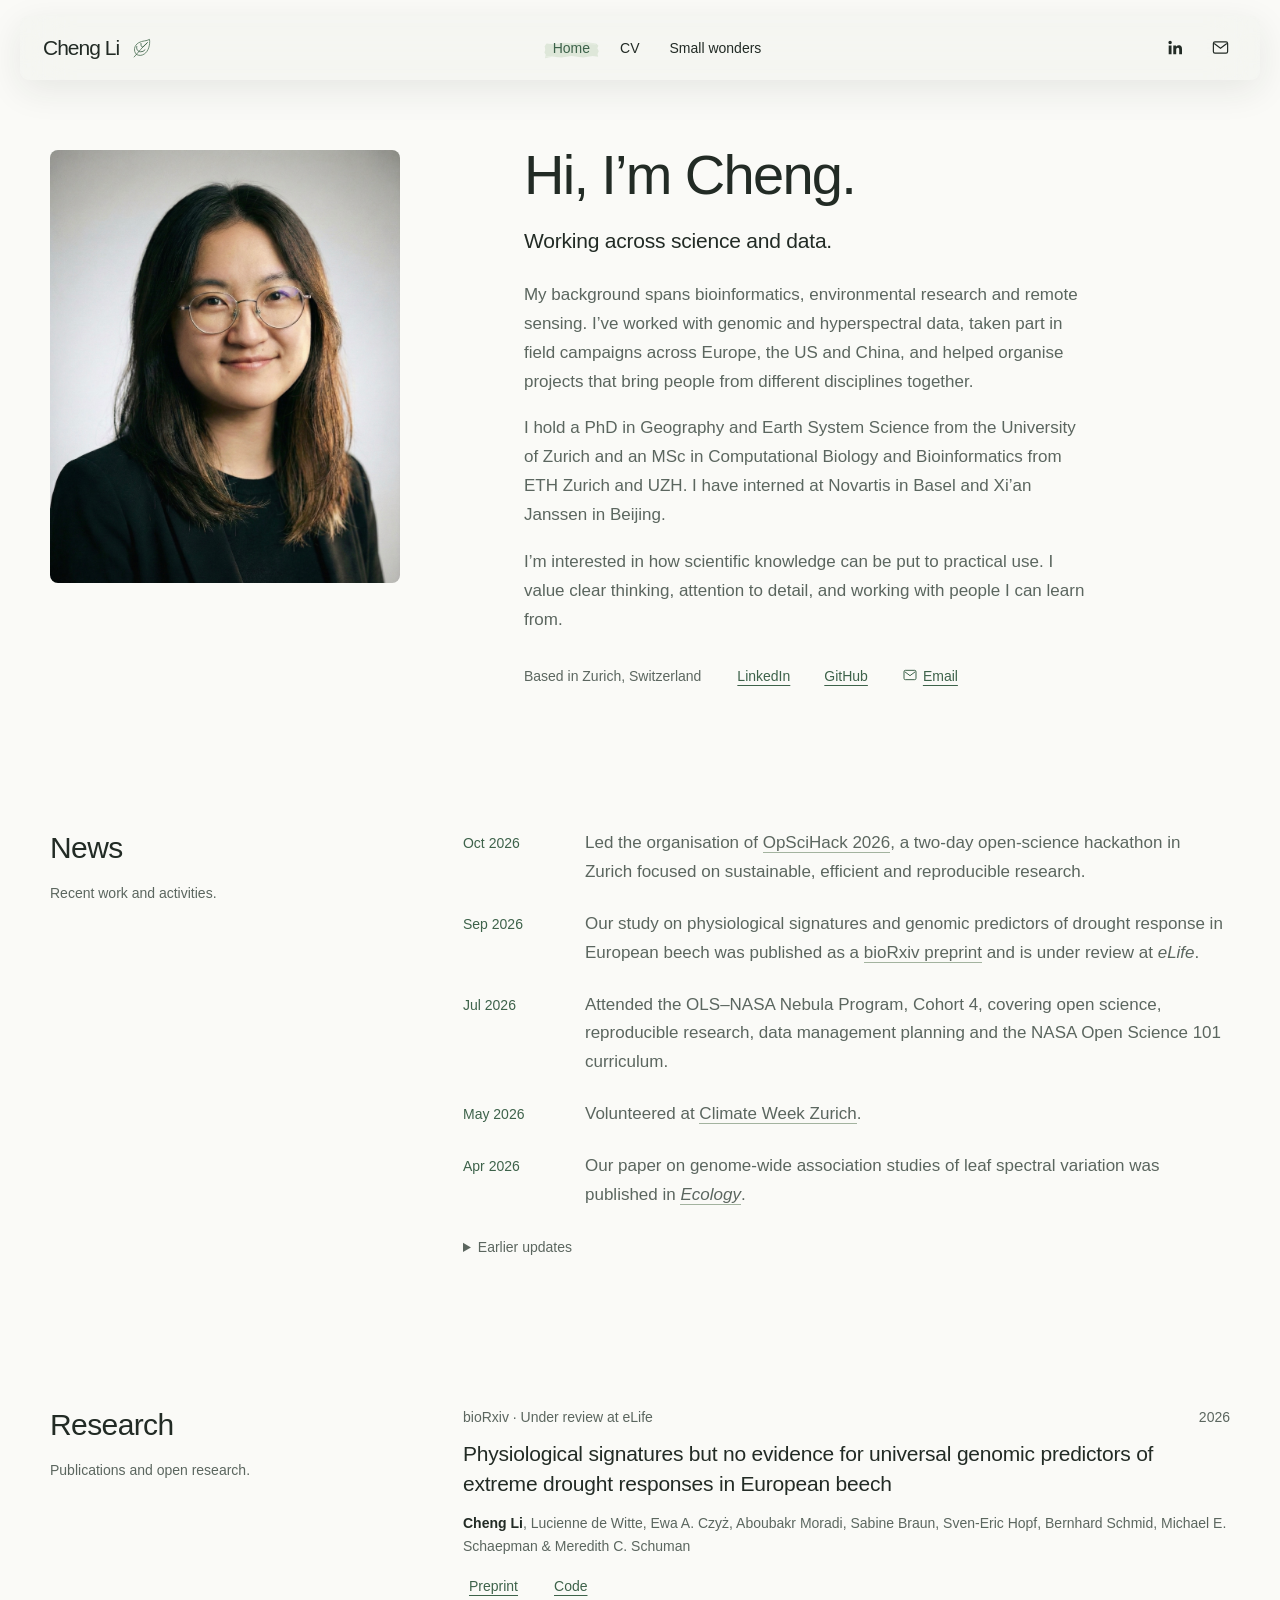
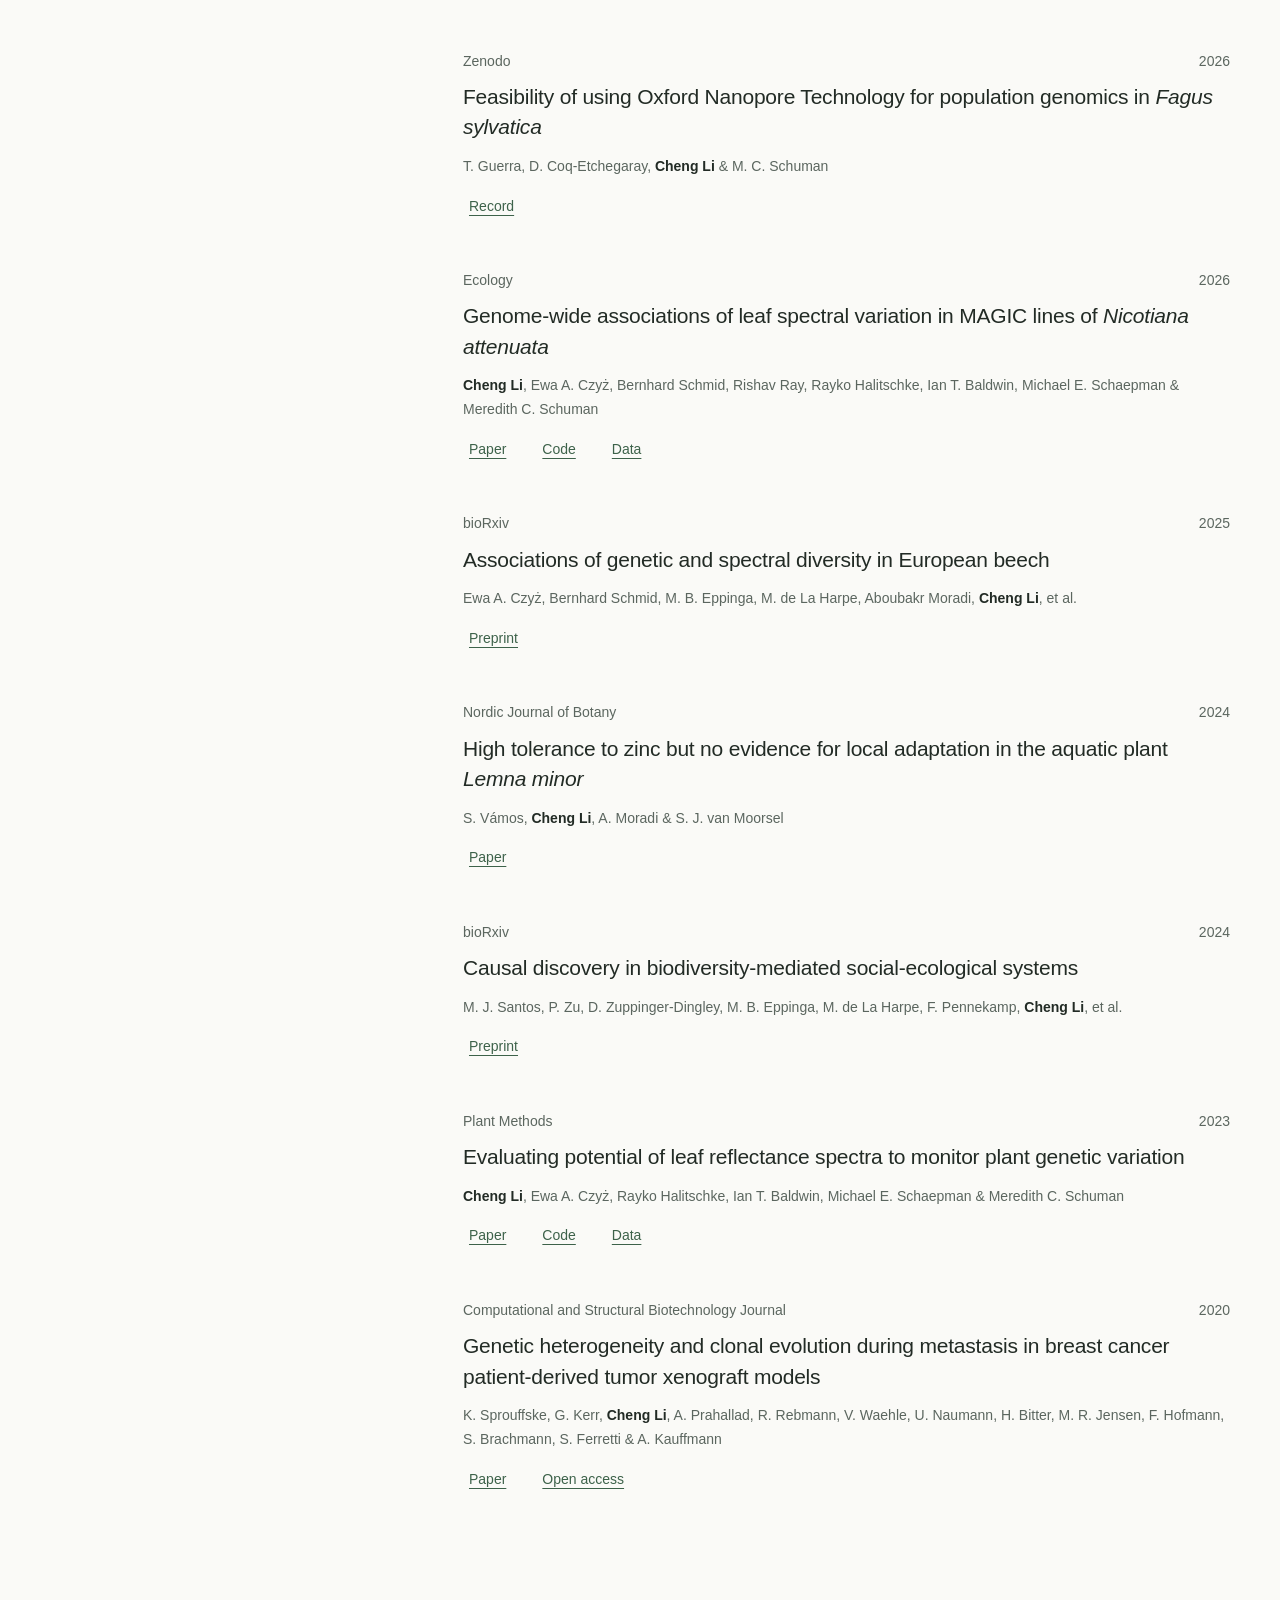
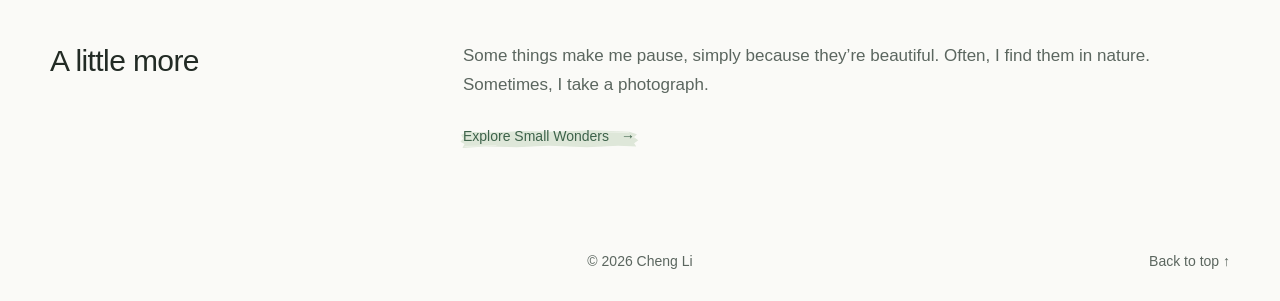
<file: index.html>
<!doctype html>
<html lang="en">
<head>
  <meta charset="utf-8">
  <meta name="viewport" content="width=device-width, initial-scale=1">
  <meta name="description" content="Cheng Li — interdisciplinary data professional in Zurich, bringing together ideas and experience across fields to turn complex challenges into practical value.">
  <meta name="theme-color" content="#fafaf7">
  <title>Cheng Li — Data & Interdisciplinary Work</title>
  <link rel="icon" href="assets/favicon.svg?v=cl1" type="image/svg+xml">
  <link rel="stylesheet" href="styles.css?v=10">
  <link rel="stylesheet" href="typography.css?v=24">
  <script src="script.js?v=3" defer></script>
</head>
<body>
  <a class="skip" href="#main">Skip to content</a>
  <header class="site-header">
    <a class="wordmark" href="#" aria-label="Cheng Li, home">Cheng Li<span class="brand-leaf" aria-hidden="true"></span></a>
    <nav aria-label="Main navigation"><a href="#main" aria-current="page">Home</a><a href="cv.html">CV</a><a href="small-wonders.html">Small wonders</a></nav>
    <div class="header-icons"><a href="https://www.linkedin.com/in/chengli-naturedata" class="header-icon" aria-label="Cheng Li on LinkedIn" target="_blank" rel="noopener noreferrer"><svg viewBox="0 0 24 24" aria-hidden="true"><path fill="currentColor" stroke="none" d="M5.2 3.5a2.2 2.2 0 1 0 0 4.4 2.2 2.2 0 0 0 0-4.4ZM3.4 9.5H7v11H3.4zM9.2 9.5h3.4V11h.05c.47-.89 1.62-1.83 3.34-1.83 3.57 0 4.23 2.35 4.23 5.4v5.93h-3.55v-5.26c0-1.26-.02-2.88-1.76-2.88-1.76 0-2.03 1.37-2.03 2.79v5.35H9.2z"/></svg></a><a href="mailto:licheng1221@hotmail.com" class="email-icon" aria-label="Email Cheng Li"><svg viewBox="0 0 24 24" aria-hidden="true"><rect x="3" y="5" width="18" height="14" rx="2"/><path d="m4 7 8 6 8-6"/></svg></a></div>
  </header>
  <main id="main" class="wrap">
    <section class="hero" aria-labelledby="hero-title">
      <div class="hero-intro"><h1 id="hero-title">Hi, I’m Cheng.</h1><p class="professional-title">Working across science and data.</p><p class="bio">My background spans bioinformatics, environmental research and remote sensing. I’ve worked with genomic and hyperspectral data, taken part in field campaigns across Europe, the US and China, and helped organise projects that bring people from different disciplines together.</p><p class="bio">I hold a PhD in Geography and Earth System Science from the University of Zurich and an MSc in Computational Biology and Bioinformatics from ETH Zurich and UZH. I have interned at Novartis in Basel and Xi’an Janssen in Beijing.</p><p class="bio">I’m interested in how scientific knowledge can be put to practical use. I value clear thinking, attention to detail, and working with people I can learn from.</p></div>
      <figure class="portrait"><img src="assets/cheng-li.jpg" alt="Portrait of Cheng Li" width="1792" height="2217"></figure>
      <div class="hero-bottom"><p class="location">Based in Zurich, Switzerland</p><div class="socials"><a href="https://www.linkedin.com/in/chengli-naturedata" target="_blank" rel="noopener noreferrer">LinkedIn</a><a href="https://github.com/licheng1221" target="_blank" rel="noopener noreferrer">GitHub</a><a href="mailto:licheng1221@hotmail.com" aria-label="Email Cheng Li"><svg viewBox="0 0 24 24" aria-hidden="true"><rect x="3" y="5" width="18" height="14" rx="2"/><path d="m4 7 8 6 8-6"/></svg><span>Email</span></a></div></div>
    </section>

    <section id="news" class="section news" aria-labelledby="news-title"><div class="section-label"><h2 id="news-title">News</h2><p>Recent work and activities.</p></div><div class="section-content"><ol class="news-list">
      <li><time datetime="2026-10">Oct 2026</time><p>Led the organisation of <a href="https://www.openinnovationlifesciences.com/opscihack" target="_blank" rel="noopener noreferrer">OpSciHack 2026</a>, a two-day open-science hackathon in Zurich focused on sustainable, efficient and reproducible research.</p></li>
      <li><time datetime="2026-09">Sep 2026</time><p>Our study on physiological signatures and genomic predictors of drought response in European beech was published as a <a href="https://doi.org/10.64898/2026.09.20.752377" target="_blank" rel="noopener noreferrer">bioRxiv preprint</a> and is under review at <em>eLife</em>.</p></li>
      <li><time datetime="2026-07-09">Jul 2026</time><p>Attended the OLS–NASA Nebula Program, Cohort 4, covering open science, reproducible research, data management planning and the NASA Open Science 101 curriculum.</p></li>
      <li><time datetime="2026-05">May 2026</time><p>Volunteered at <a href="https://zurich-climate-week-fafd55.webflow.io/" target="_blank" rel="noopener noreferrer">Climate Week Zurich</a>.</p></li>
      <li><time datetime="2026-04">Apr 2026</time><p>Our paper on genome-wide association studies of leaf spectral variation was published in <a href="https://doi.org/10.1002/ecy.70366" target="_blank" rel="noopener noreferrer"><em>Ecology</em></a>.</p></li>
    </ol><details class="older-news"><summary>Earlier updates</summary><ol class="news-list">
      <li><time datetime="2026-01">Jan 2026</time><p>Joined the board of <a href="https://www.ls2.ch/sections/bioinformatics" target="_blank" rel="noopener noreferrer">Intersection Bioinformatics</a> at Life Sciences Switzerland.</p></li>
      <li><time datetime="2025-06">Jun 2025</time><p>Attended the 8th <a href="https://www.sciencefilm.ch/filmmaking-marathon" target="_blank" rel="noopener noreferrer">Science Filmmaking Marathon</a>. Our short film <em>NOISE</em> won the Audience Award at the 7th Global Science Film Festival’s Bern screening.</p></li>
      <li><time datetime="2024-06">Jun 2024</time><p>Gave an oral presentation on “Association study of genetic variation and spectroscopic imaging variants” at the World Biodiversity Forum in Davos, Switzerland.</p></li>
      <li><time datetime="2023-10">Oct 2023</time><p>Our study, “Evaluating potential of leaf reflectance spectra to monitor plant genetic variation,” was published in <a href="https://doi.org/10.1186/s13007-023-01089-9" target="_blank" rel="noopener noreferrer"><em>Plant Methods</em></a>.</p></li>
      <li><time datetime="2023-08">Aug 2023</time><p>Gave an oral presentation on “Association study of genetic variation and spectroscopic imaging variants” at the Ecological Society of America Annual Meeting in Portland, USA.</p></li>
      <li><time datetime="2022-08">Aug 2022</time><p>Gave an oral presentation on “Genetic associations with drought and its spectral signatures in beech forests” at ForestSAT in Berlin, Germany.</p></li>
    </ol></details></div></section>

    <section id="research" class="section research-section" aria-labelledby="research-title"><div class="section-label"><h2 id="research-title">Research</h2><p>Publications and open research.</p></div><div class="section-content publication-list">
      <article class="publication"><div class="publication-meta"><span>bioRxiv · Under review at eLife</span><span>2026</span></div><h3><a href="https://doi.org/10.64898/2026.09.20.752377" target="_blank" rel="noopener noreferrer">Physiological signatures but no evidence for universal genomic predictors of extreme drought responses in European beech</a></h3><p class="authors"><strong>Cheng Li</strong>, Lucienne de Witte, Ewa A. Czyż, Aboubakr Moradi, Sabine Braun, Sven-Eric Hopf, Bernhard Schmid, Michael E. Schaepman & Meredith C. Schuman</p><div class="paper-links"><a href="https://doi.org/10.64898/2026.09.20.752377" target="_blank" rel="noopener noreferrer">Preprint</a><a href="https://github.com/licheng1221/Drought-susceptibility-in-European-beech-forests" target="_blank" rel="noopener noreferrer">Code</a></div></article>
      <article class="publication"><div class="publication-meta"><span>Zenodo</span><span>2026</span></div><h3><a href="https://doi.org/10.5281/zenodo.20444801" target="_blank" rel="noopener noreferrer">Feasibility of using Oxford Nanopore Technology for population genomics in <em>Fagus sylvatica</em></a></h3><p class="authors">T. Guerra, D. Coq-Etchegaray, <strong>Cheng Li</strong> & M. C. Schuman</p><div class="paper-links"><a href="https://doi.org/10.5281/zenodo.20444801" target="_blank" rel="noopener noreferrer">Record</a></div></article>
      <article class="publication"><div class="publication-meta"><span>Ecology</span><span>2026</span></div><h3><a href="https://doi.org/10.1002/ecy.70366" target="_blank" rel="noopener noreferrer">Genome-wide associations of leaf spectral variation in MAGIC lines of <em>Nicotiana attenuata</em></a></h3><p class="authors"><strong>Cheng Li</strong>, Ewa A. Czyż, Bernhard Schmid, Rishav Ray, Rayko Halitschke, Ian T. Baldwin, Michael E. Schaepman & Meredith C. Schuman</p><div class="paper-links"><a href="https://doi.org/10.1002/ecy.70366" target="_blank" rel="noopener noreferrer">Paper</a><a href="https://github.com/licheng1221/Genome-wide-associations-of-leaf-spectral-variation-in-MAGIC-lines-of-Nicotiana-attenuata" target="_blank" rel="noopener noreferrer">Code</a><a href="https://zenodo.org/records/10700859" target="_blank" rel="noopener noreferrer">Data</a></div></article>
      <article class="publication"><div class="publication-meta"><span>bioRxiv</span><span>2025</span></div><h3><a href="https://doi.org/10.1101/2023.08.16.553487" target="_blank" rel="noopener noreferrer">Associations of genetic and spectral diversity in European beech</a></h3><p class="authors">Ewa A. Czyż, Bernhard Schmid, M. B. Eppinga, M. de La Harpe, Aboubakr Moradi, <strong>Cheng Li</strong>, et al.</p><div class="paper-links"><a href="https://doi.org/10.1101/2023.08.16.553487" target="_blank" rel="noopener noreferrer">Preprint</a></div></article>
      <article class="publication"><div class="publication-meta"><span>Nordic Journal of Botany</span><span>2024</span></div><h3><a href="https://doi.org/10.1111/njb.04078" target="_blank" rel="noopener noreferrer">High tolerance to zinc but no evidence for local adaptation in the aquatic plant <em>Lemna minor</em></a></h3><p class="authors">S. Vámos, <strong>Cheng Li</strong>, A. Moradi & S. J. van Moorsel</p><div class="paper-links"><a href="https://doi.org/10.1111/njb.04078" target="_blank" rel="noopener noreferrer">Paper</a></div></article>
      <article class="publication"><div class="publication-meta"><span>bioRxiv</span><span>2024</span></div><h3><a href="https://doi.org/10.1101/2024.05.26.595962" target="_blank" rel="noopener noreferrer">Causal discovery in biodiversity-mediated social-ecological systems</a></h3><p class="authors">M. J. Santos, P. Zu, D. Zuppinger-Dingley, M. B. Eppinga, M. de La Harpe, F. Pennekamp, <strong>Cheng Li</strong>, et al.</p><div class="paper-links"><a href="https://doi.org/10.1101/2024.05.26.595962" target="_blank" rel="noopener noreferrer">Preprint</a></div></article>
      <article class="publication"><div class="publication-meta"><span>Plant Methods</span><span>2023</span></div><h3><a href="https://doi.org/10.1186/s13007-023-01089-9" target="_blank" rel="noopener noreferrer">Evaluating potential of leaf reflectance spectra to monitor plant genetic variation</a></h3><p class="authors"><strong>Cheng Li</strong>, Ewa A. Czyż, Rayko Halitschke, Ian T. Baldwin, Michael E. Schaepman & Meredith C. Schuman</p><div class="paper-links"><a href="https://doi.org/10.1186/s13007-023-01089-9" target="_blank" rel="noopener noreferrer">Paper</a><a href="https://github.com/licheng1221/How-leaves-reflect-genetic-variation" target="_blank" rel="noopener noreferrer">Code</a><a href="https://zenodo.org/records/10700859" target="_blank" rel="noopener noreferrer">Data</a></div></article>
      <article class="publication"><div class="publication-meta"><span>Computational and Structural Biotechnology Journal</span><span>2020</span></div><h3><a href="https://doi.org/10.1016/j.csbj.2020.01.008" target="_blank" rel="noopener noreferrer">Genetic heterogeneity and clonal evolution during metastasis in breast cancer patient-derived tumor xenograft models</a></h3><p class="authors">K. Sprouffske, G. Kerr, <strong>Cheng Li</strong>, A. Prahallad, R. Rebmann, V. Waehle, U. Naumann, H. Bitter, M. R. Jensen, F. Hofmann, S. Brachmann, S. Ferretti & A. Kauffmann</p><div class="paper-links"><a href="https://doi.org/10.1016/j.csbj.2020.01.008" target="_blank" rel="noopener noreferrer">Paper</a><a href="https://pmc.ncbi.nlm.nih.gov/articles/PMC7026725/" target="_blank" rel="noopener noreferrer">Open access</a></div></article>
    </div></section>


    <section id="about" class="section about" aria-labelledby="about-title"><div class="section-label"><h2 id="about-title">A little more</h2></div><div class="section-content"><div class="about-columns"><p>Some things make me pause, simply because they’re beautiful. Often, I find them in nature. Sometimes, I take a photograph.</p></div><a class="quiet-link inline-link" href="small-wonders.html">Explore Small Wonders <span aria-hidden="true">→</span></a></div></section>
  </main>
  <footer class="site-footer wrap"><span aria-hidden="true"></span><span>© <span id="year">2026</span> Cheng Li</span><a href="#main">Back to top ↑</a></footer>
</body>
</html>
</file>
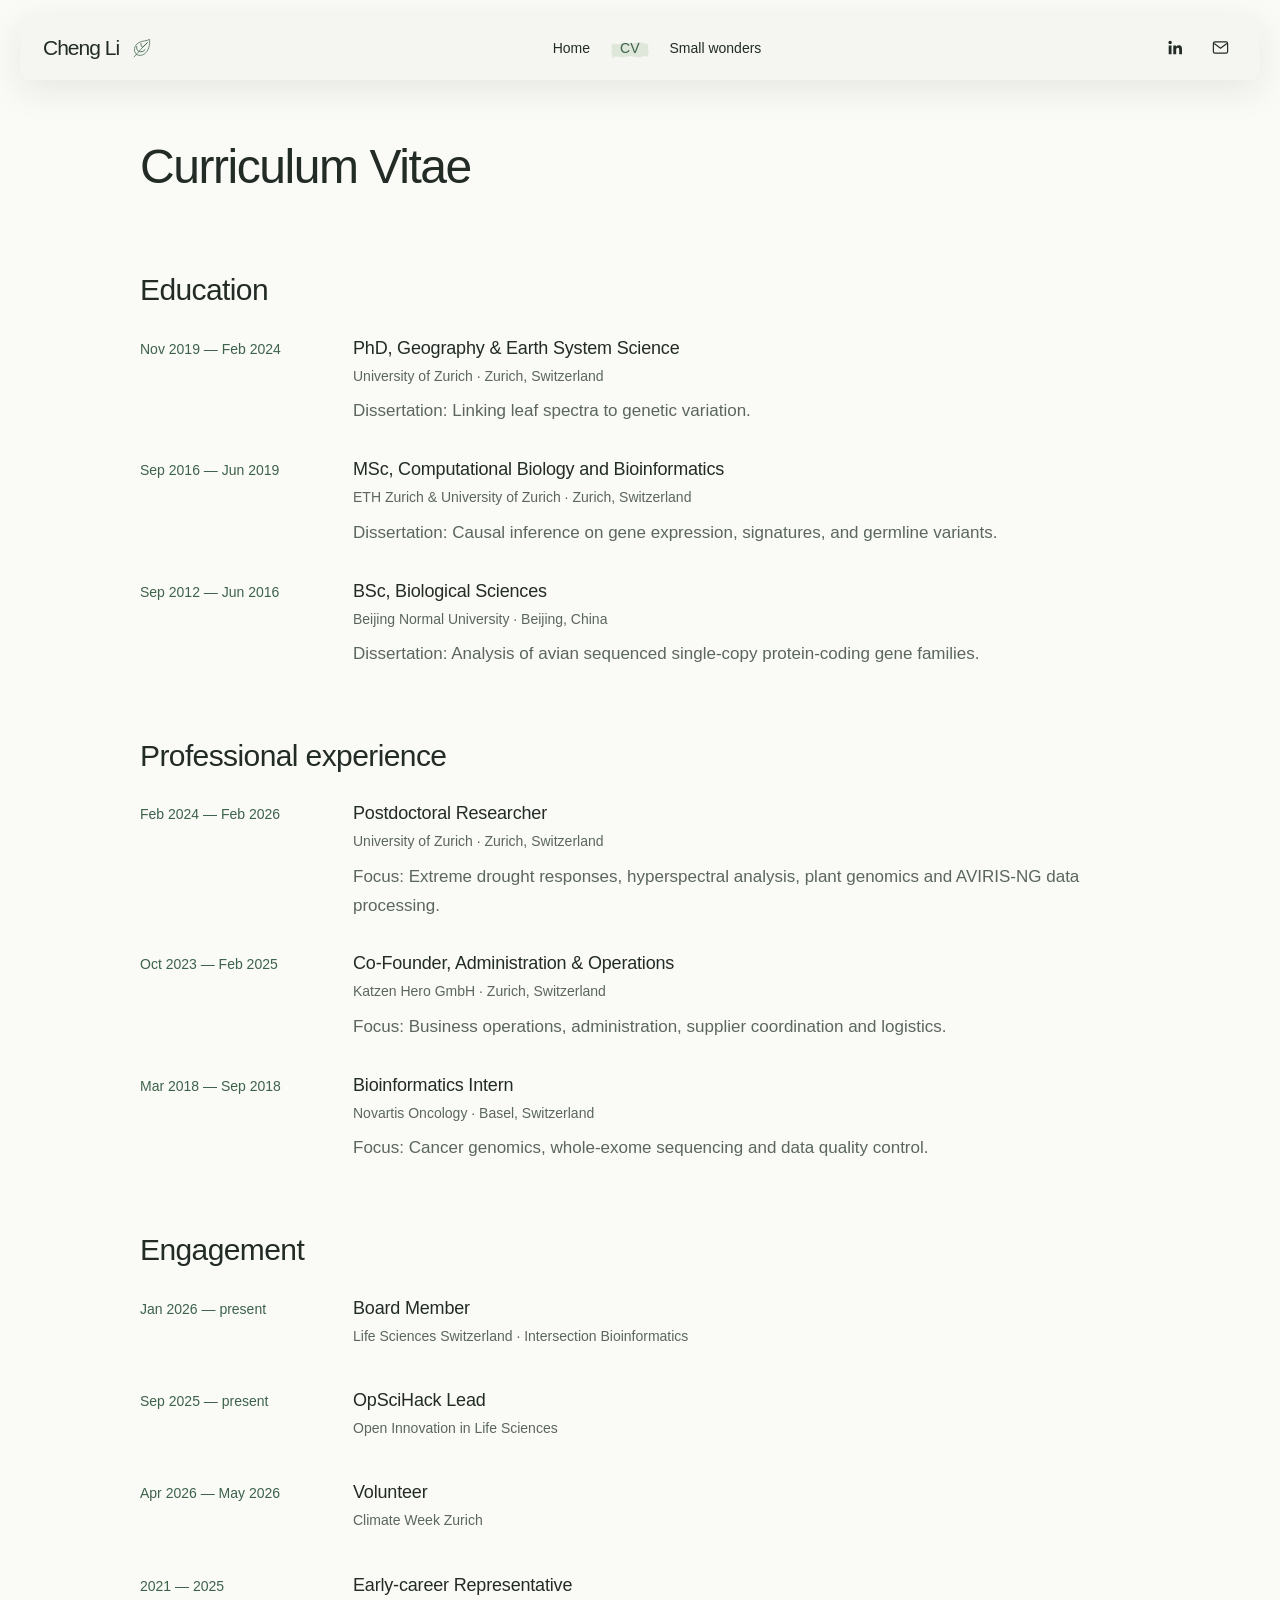
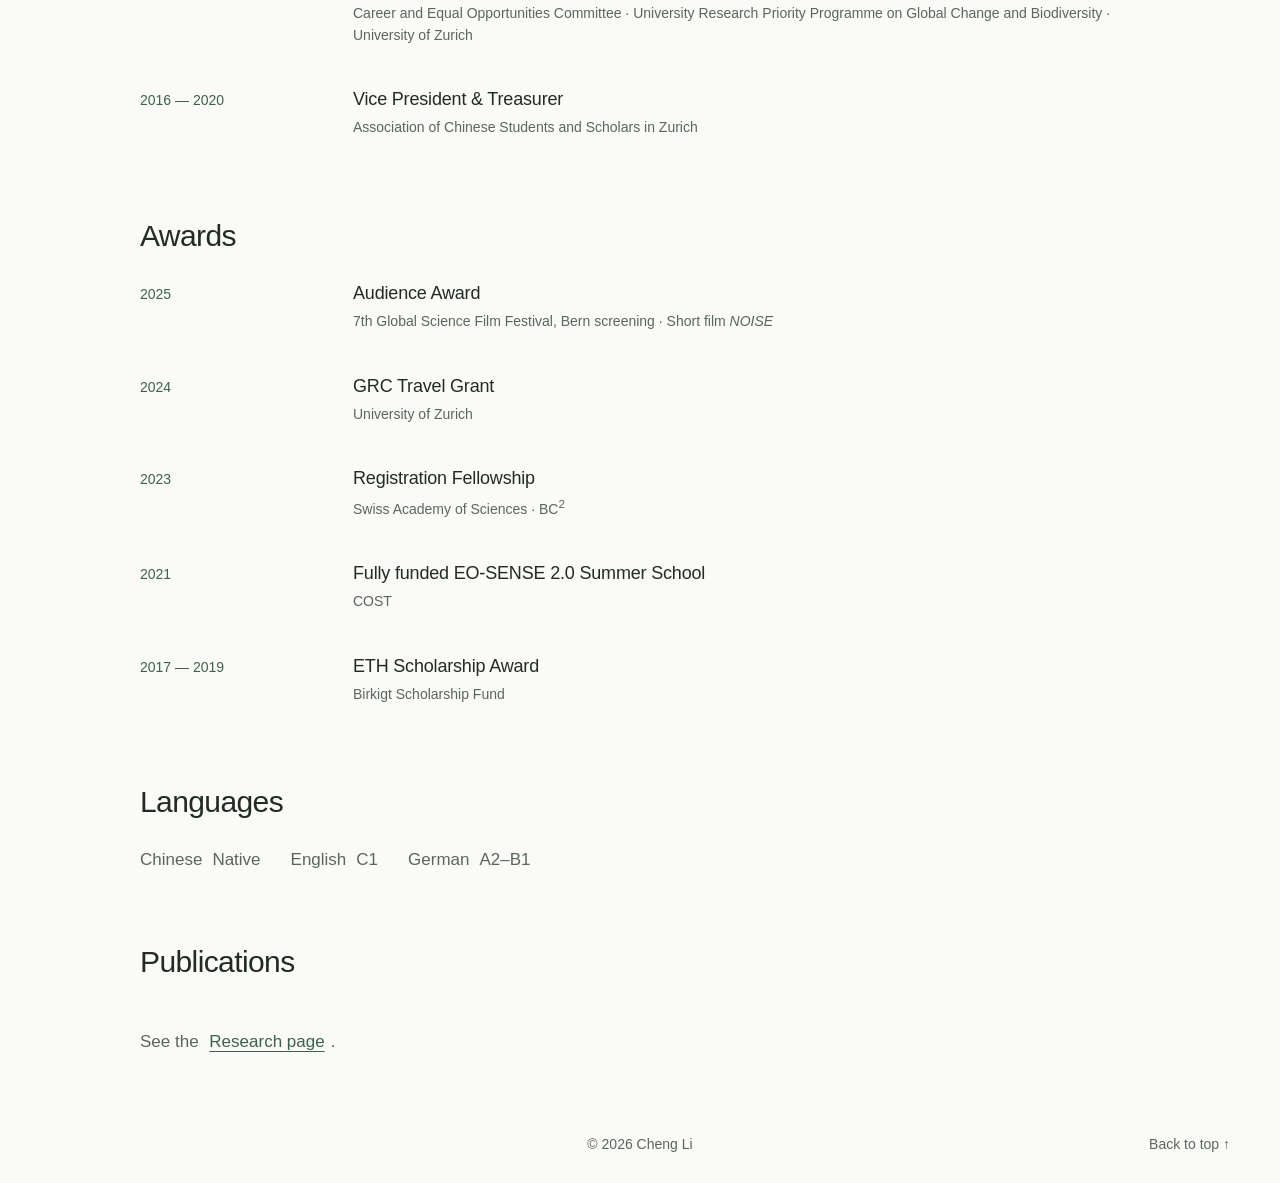
<file: cv.html>
<!doctype html>
<html lang="en">
<head>
  <meta charset="utf-8">
  <meta name="viewport" content="width=device-width, initial-scale=1">
  <meta name="description" content="Cheng Li’s education and professional experience.">
  <meta name="theme-color" content="#fafaf7">
  <title>CV — Cheng Li</title>
  <link rel="icon" href="assets/favicon.svg?v=cl1" type="image/svg+xml">
  <link rel="stylesheet" href="styles.css?v=10">
  <link rel="stylesheet" href="typography.css?v=24">
  <script src="script.js?v=3" defer></script>
</head>
<body class="cv-page">
  <a class="skip" href="#main">Skip to content</a>
  <header class="site-header">
    <a class="wordmark" href="index.html" aria-label="Cheng Li, home">Cheng Li<span class="brand-leaf" aria-hidden="true"></span></a>
    <nav aria-label="Main navigation"><a href="index.html">Home</a><a href="cv.html" aria-current="page">CV</a><a href="small-wonders.html">Small wonders</a></nav>
    <div class="header-icons"><a href="https://www.linkedin.com/in/chengli-naturedata" class="header-icon" aria-label="Cheng Li on LinkedIn" target="_blank" rel="noopener noreferrer"><svg viewBox="0 0 24 24" aria-hidden="true"><path fill="currentColor" stroke="none" d="M5.2 3.5a2.2 2.2 0 1 0 0 4.4 2.2 2.2 0 0 0 0-4.4ZM3.4 9.5H7v11H3.4zM9.2 9.5h3.4V11h.05c.47-.89 1.62-1.83 3.34-1.83 3.57 0 4.23 2.35 4.23 5.4v5.93h-3.55v-5.26c0-1.26-.02-2.88-1.76-2.88-1.76 0-2.03 1.37-2.03 2.79v5.35H9.2z"/></svg></a><a href="mailto:licheng1221@hotmail.com" class="email-icon" aria-label="Email Cheng Li"><svg viewBox="0 0 24 24" aria-hidden="true"><rect x="3" y="5" width="18" height="14" rx="2"/><path d="m4 7 8 6 8-6"/></svg></a></div>
  </header>
  <main id="main" class="wrap cv-main">
    <section class="cv-intro"><h1>Curriculum Vitae</h1></section>
    <section class="cv-section" aria-labelledby="education-title"><h2 id="education-title">Education</h2><div class="cv-list">
      <article class="cv-entry"><p class="cv-date">Nov 2019 — Feb 2024</p><div><h3>PhD, Geography & Earth System Science</h3><p class="cv-org">University of Zurich · Zurich, Switzerland</p><p class="cv-detail">Dissertation: Linking leaf spectra to genetic variation.</p></div></article>
      <article class="cv-entry"><p class="cv-date">Sep 2016 — Jun 2019</p><div><h3>MSc, Computational Biology and Bioinformatics</h3><p class="cv-org">ETH Zurich & University of Zurich · Zurich, Switzerland</p><p class="cv-detail">Dissertation: Causal inference on gene expression, signatures, and germline variants.</p></div></article>
      <article class="cv-entry"><p class="cv-date">Sep 2012 — Jun 2016</p><div><h3>BSc, Biological Sciences</h3><p class="cv-org">Beijing Normal University · Beijing, China</p><p class="cv-detail">Dissertation: Analysis of avian sequenced single-copy protein-coding gene families.</p></div></article>
    </div></section>
    <section class="cv-section" aria-labelledby="experience-title"><h2 id="experience-title">Professional experience</h2><div class="cv-list">
      <article class="cv-entry"><p class="cv-date">Feb 2024 — Feb 2026</p><div><h3>Postdoctoral Researcher</h3><p class="cv-org">University of Zurich · Zurich, Switzerland</p><p class="cv-detail">Focus: Extreme drought responses, hyperspectral analysis, plant genomics and AVIRIS-NG data processing.</p></div></article>
      <article class="cv-entry"><p class="cv-date">Oct 2023 — Feb 2025</p><div><h3>Co-Founder, Administration & Operations</h3><p class="cv-org">Katzen Hero GmbH · Zurich, Switzerland</p><p class="cv-detail">Focus: Business operations, administration, supplier coordination and logistics.</p></div></article>
      <article class="cv-entry"><p class="cv-date">Mar 2018 — Sep 2018</p><div><h3>Bioinformatics Intern</h3><p class="cv-org">Novartis Oncology · Basel, Switzerland</p><p class="cv-detail">Focus: Cancer genomics, whole-exome sequencing and data quality control.</p></div></article>
    </div></section>
    <section class="cv-section" aria-labelledby="engagement-title"><h2 id="engagement-title">Engagement</h2><div class="cv-list">
      <article class="cv-entry"><p class="cv-date">Jan 2026 — present</p><div><h3>Board Member</h3><p class="cv-org">Life Sciences Switzerland · Intersection Bioinformatics</p></div></article>
      <article class="cv-entry"><p class="cv-date">Sep 2025 — present</p><div><h3>OpSciHack Lead</h3><p class="cv-org">Open Innovation in Life Sciences</p></div></article>
      <article class="cv-entry"><p class="cv-date">Apr 2026 — May 2026</p><div><h3>Volunteer</h3><p class="cv-org">Climate Week Zurich</p></div></article>
      <article class="cv-entry"><p class="cv-date">2021 — 2025</p><div><h3>Early-career Representative</h3><p class="cv-org">Career and Equal Opportunities Committee · University Research Priority Programme on Global Change and Biodiversity · University of Zurich</p></div></article>
      <article class="cv-entry"><p class="cv-date">2016 — 2020</p><div><h3>Vice President & Treasurer</h3><p class="cv-org">Association of Chinese Students and Scholars in Zurich</p></div></article>
    </div></section>
    <section class="cv-section" aria-labelledby="awards-title"><h2 id="awards-title">Awards</h2><div class="cv-list">
      <article class="cv-entry"><p class="cv-date">2025</p><div><h3>Audience Award</h3><p class="cv-org">7th Global Science Film Festival, Bern screening · Short film <em>NOISE</em></p></div></article>
      <article class="cv-entry"><p class="cv-date">2024</p><div><h3>GRC Travel Grant</h3><p class="cv-org">University of Zurich</p></div></article>
      <article class="cv-entry"><p class="cv-date">2023</p><div><h3>Registration Fellowship</h3><p class="cv-org">Swiss Academy of Sciences · BC<sup>2</sup></p></div></article>
      <article class="cv-entry"><p class="cv-date">2021</p><div><h3>Fully funded EO-SENSE 2.0 Summer School</h3><p class="cv-org">COST</p></div></article>
      <article class="cv-entry"><p class="cv-date">2017 — 2019</p><div><h3>ETH Scholarship Award</h3><p class="cv-org">Birkigt Scholarship Fund</p></div></article>
    </div></section>
    <section class="cv-section" aria-labelledby="languages-title"><h2 id="languages-title">Languages</h2><div class="cv-list language-list"><p><strong>Chinese</strong><span>Native</span></p><p><strong>English</strong><span>C1</span></p><p><strong>German</strong><span>A2–B1</span></p></div></section>
    <section class="cv-section" aria-labelledby="publications-title"><h2 id="publications-title">Publications</h2><div class="cv-list"><p>See the <a class="quiet-link cv-research-link" href="index.html#research">Research page</a>.</p></div></section>
  </main>
  <footer class="site-footer wrap"><span aria-hidden="true"></span><span>© <span id="year">2026</span> Cheng Li</span><a href="#main">Back to top ↑</a></footer>
</body>
</html>
</file>
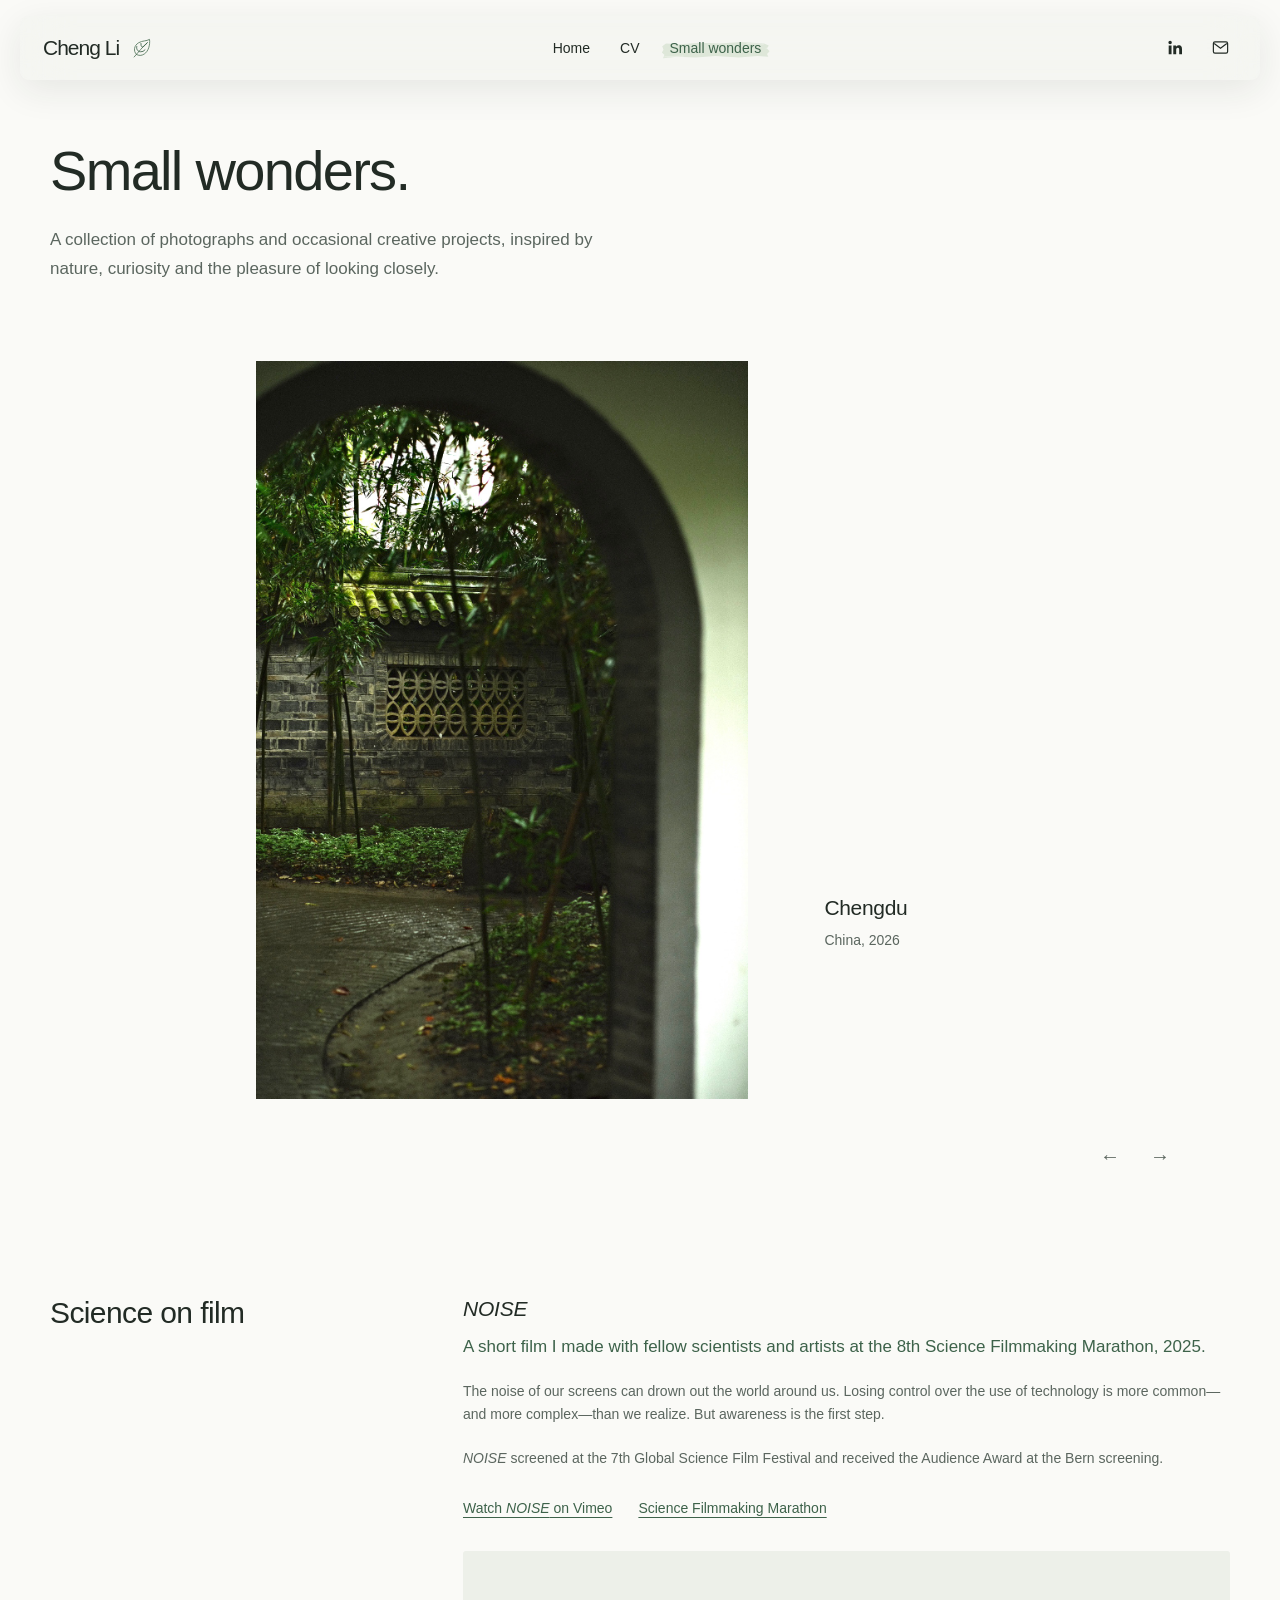
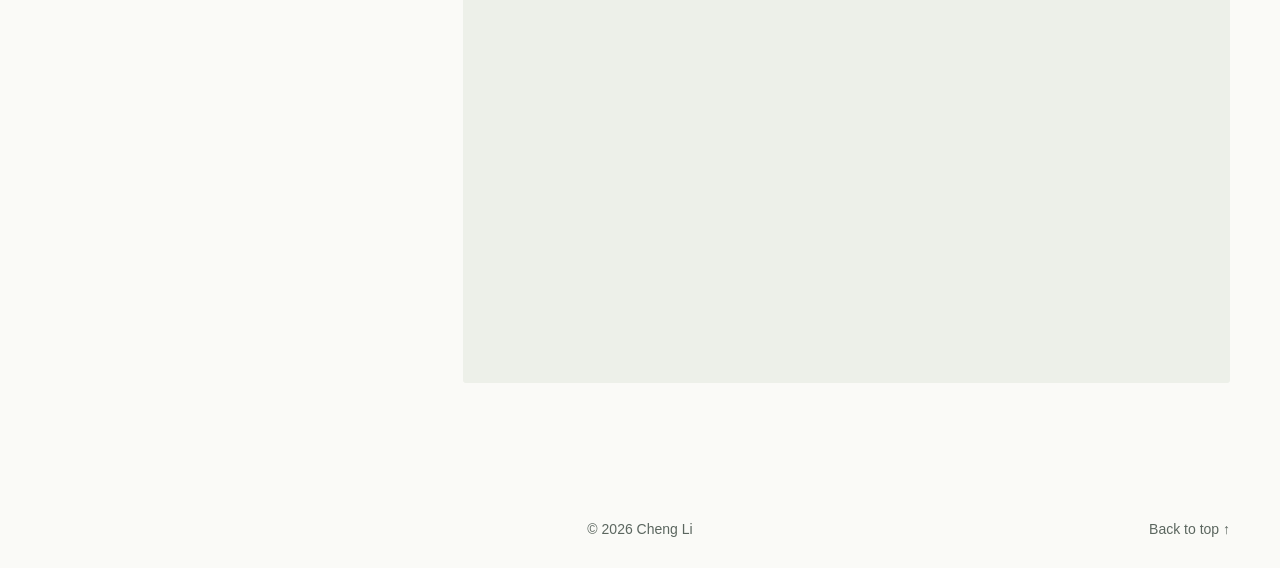
<file: small-wonders.html>
<!doctype html>
<html lang="en">
<head>
  <meta charset="utf-8">
  <meta name="viewport" content="width=device-width, initial-scale=1">
  <meta name="description" content="A few things Cheng Li has noticed, photographed and helped bring to life through science filmmaking.">
  <meta name="theme-color" content="#fafaf7">
  <title>Small wonders — Cheng Li</title>
  <link rel="icon" href="assets/favicon.svg?v=cl1" type="image/svg+xml">
  <link rel="stylesheet" href="styles.css?v=10">
  <link rel="stylesheet" href="typography.css?v=24">
  <script src="script.js?v=3" defer></script>
</head>
<body class="small-wonders-page">
  <a class="skip" href="#main">Skip to content</a>
  <header class="site-header">
    <a class="wordmark" href="index.html" aria-label="Cheng Li, home">Cheng Li<span class="brand-leaf" aria-hidden="true"></span></a>
    <nav aria-label="Main navigation"><a href="index.html">Home</a><a href="cv.html">CV</a><a href="small-wonders.html" aria-current="page">Small wonders</a></nav>
    <div class="header-icons"><a href="https://www.linkedin.com/in/chengli-naturedata" class="header-icon" aria-label="Cheng Li on LinkedIn" target="_blank" rel="noopener noreferrer"><svg viewBox="0 0 24 24" aria-hidden="true"><path fill="currentColor" stroke="none" d="M5.2 3.5a2.2 2.2 0 1 0 0 4.4 2.2 2.2 0 0 0 0-4.4ZM3.4 9.5H7v11H3.4zM9.2 9.5h3.4V11h.05c.47-.89 1.62-1.83 3.34-1.83 3.57 0 4.23 2.35 4.23 5.4v5.93h-3.55v-5.26c0-1.26-.02-2.88-1.76-2.88-1.76 0-2.03 1.37-2.03 2.79v5.35H9.2z"/></svg></a><a href="mailto:licheng1221@hotmail.com" class="email-icon" aria-label="Email Cheng Li"><svg viewBox="0 0 24 24" aria-hidden="true"><rect x="3" y="5" width="18" height="14" rx="2"/><path d="m4 7 8 6 8-6"/></svg></a></div>
  </header>
  <main id="main" class="wrap">
    <section class="small-wonders-hero">
      <h1>Small wonders.</h1>
      <p class="small-wonders-intro">A collection of photographs and occasional creative projects, inspired by nature, curiosity and the pleasure of looking closely.</p>
    </section>
    <section class="photo-carousel" aria-label="Photographs">
      <div class="photo-track" id="photo-track" tabindex="0" aria-label="Photographs. Scroll horizontally or use the arrows to browse.">
        <figure class="photo-slide photo-slide-portrait" style="--photo-ratio:0.666667"><img width="1184" height="1776" src="assets/photography/Chengdu_2026.jpg" alt="A quiet courtyard framed by bamboo in Chengdu" loading="eager"><figcaption><span class="photo-place">Chengdu</span><span class="photo-location">China, 2026</span></figcaption></figure>
        <figure class="photo-slide" style="--photo-ratio:1.500000"><img width="1776" height="1184" src="assets/photography/Essaouira_Morocco_2026.JPG" alt="A dog walking beside its owner on a beach in Essaouira" loading="lazy"><figcaption>Essaouira, Morocco, 2026</figcaption></figure>
        <figure class="photo-slide photo-slide-portrait" style="--photo-ratio:0.666667"><img width="1080" height="1620" src="assets/photography/Ovar_Portugal_2022.JPG" alt="A crescent moon above the sea at dusk in Ovar" loading="lazy"><figcaption><span class="photo-place">Ovar</span><span class="photo-location">Portugal, 2022</span></figcaption></figure>
        <figure class="photo-slide" style="--photo-ratio:1.500000"><img width="1776" height="1184" src="assets/photography/Ovar_Portugal_2022_2.JPG" alt="A fisherman on the shore at sunset in Ovar" loading="lazy"><figcaption>Ovar, Portugal, 2022</figcaption></figure>
        <figure class="photo-slide" style="--photo-ratio:1.333023"><img width="1433" height="1075" src="assets/photography/ZurichPride2022.JPG" alt="A participant at Zurich Pride" loading="lazy"><figcaption><span>Zurich Pride Parade</span><span>Zurich, Switzerland, 2022</span></figcaption></figure>
        <figure class="photo-slide" style="--photo-ratio:1.500000"><img width="1776" height="1184" src="assets/photography/ZurichPride2022_2.JPG" alt="A participant in a rainbow outfit at Zurich Pride" loading="lazy"><figcaption><span>Zurich Pride Parade</span><span>Zurich, Switzerland, 2022</span></figcaption></figure>
      </div>
      <div class="carousel-controls"><span aria-hidden="true"></span><div class="carousel-buttons"><button type="button" id="slide-prev" aria-label="Previous photograph">←</button><button type="button" id="slide-next" aria-label="Next photograph">→</button></div></div>
    </section>
    <section class="small-wonders-section film-section" aria-labelledby="film-title">
      <div class="small-wonders-heading"><h2 id="film-title">Science on film</h2></div>
      <div class="film-note"><h3><em>NOISE</em></h3><p class="film-context">A short film I made with fellow scientists and artists at the 8th Science Filmmaking Marathon, 2025.</p><p>The noise of our screens can drown out the world around us. Losing control over the use of technology is more common—and more complex—than we realize. But awareness is the first step.</p><p><em>NOISE</em> screened at the 7th Global Science Film Festival and received the Audience Award at the Bern screening.</p><div class="film-links"><a class="quiet-link inline-link" href="https://vimeo.com/1099047112?fl=pl&amp;fe=cm" target="_blank" rel="noopener noreferrer">Watch <em>NOISE</em> on Vimeo</a><a class="quiet-link inline-link" href="https://www.sciencefilm.ch/filmmaking-marathon" target="_blank" rel="noopener noreferrer">Science Filmmaking Marathon</a></div><div class="film-embed"><iframe src="https://player.vimeo.com/video/1099047112" title="NOISE — short film" loading="lazy" allow="autoplay; fullscreen; picture-in-picture" allowfullscreen></iframe></div></div>
    </section>
  </main>
  <footer class="site-footer wrap"><span aria-hidden="true"></span><span>© <span id="year">2026</span> Cheng Li</span><a href="#main">Back to top ↑</a></footer>
</body>
</html>
</file>
<file: styles.css>
:root{--paper:#fafaf7;--ink:#222b25;--green:#3d624a;--muted:#5b665f;--line:#dce2d8;--nav:#edf0e9;--sans:"Helvetica Neue",Helvetica,Arial,sans-serif}
*{box-sizing:border-box}html{scroll-behavior:smooth;scroll-padding-top:32px}body{margin:0;background:var(--paper);color:var(--ink);font:15px/1.7 var(--sans);-webkit-font-smoothing:antialiased}a{color:inherit;text-decoration:none}a:hover{text-decoration:underline;text-underline-offset:5px}a:focus-visible,summary:focus-visible{outline:2px solid var(--green);outline-offset:6px}::selection{background:#dee7d9}.wrap{width:min(1180px,calc(100% - 96px));margin-inline:auto}.skip{position:fixed;top:-100px;left:20px;background:var(--ink);color:white;padding:10px 20px;z-index:20}.skip:focus{top:12px}.site-header{width:calc(100% - 40px);max-width:1400px;margin:16px auto 0;background:var(--nav);border-radius:9px;display:flex;justify-content:space-between;align-items:center;padding:14px 23px;gap:20px}.wordmark{font-size:21px;letter-spacing:-1px;font-weight:500;display:flex;gap:11px;align-items:center;white-space:nowrap}.brand-leaf{height:15px;width:9px;background:var(--green);border-radius:10px 1px 10px 1px;transform:rotate(27deg)}nav{display:flex;gap:29px;font-size:12px}.email-icon{display:flex;padding:4px}svg{width:20px;height:20px;fill:none;stroke:currentColor;stroke-width:1.5}.hero{display:grid;grid-template-columns:36% 1fr;column-gap:9%;padding-top:65px;padding-bottom:74px;min-height:580px}.hero-intro{grid-column:2;grid-row:1}.hero h1{font-size:clamp(56px,6.3vw,88px);line-height:1.1;letter-spacing:-4.5px;font-weight:500;margin:0 0 24px;white-space:nowrap}.professional-title{font-size:27px;line-height:1.3;letter-spacing:-.7px;margin:0 0 23px}.bio{max-width:510px;font-size:14px;line-height:1.8;color:#5b665f;margin:0 0 15px}.portrait{grid-column:1;grid-row:1/3;align-self:center;width:77%;margin:65px 0 0}.portrait img{display:block;width:100%;height:auto;aspect-ratio:.85;object-fit:cover;border-radius:8px}.portrait figcaption{font-size:11px;line-height:1.6;color:var(--muted);margin-top:12px}.portrait figcaption span{display:block;font-size:9px;margin-top:2px;color:#5b665f}.hero-bottom{grid-column:2;grid-row:2;align-self:end;display:flex;justify-content:space-between;align-items:end;gap:20px;margin-top:32px}.location{font-size:11px;line-height:1.7;color:var(--muted);max-width:110px;margin:0}.socials{display:flex;gap:24px;align-items:center;flex-wrap:wrap}.socials a{font-size:12px;display:inline-flex;align-items:center;gap:6px}.socials svg{width:16px;height:16px}.section{display:grid;grid-template-columns:29% 1fr;column-gap:6%;padding-block:74px;border-top:0;scroll-margin-top:12px}.section-label h2{font:500 38px/1.1 var(--sans);letter-spacing:-1.7px;margin:0 0 15px}.section-label>p{font-size:12px;line-height:1.8;color:var(--muted);margin:0}.section-label .research-note{font-size:11px;margin-top:28px}.section-content{min-width:0}.news-list{padding:0;margin:0;list-style:none}.news-list li{display:grid;grid-template-columns:88px 1fr;gap:20px;padding-bottom:18px}.news-list time{font-size:11px;color:var(--green);padding-top:3px}.news-list p{font-size:14px;line-height:1.7;margin:0}.news-list a{border-bottom:1px solid #a3b39f}.older-news summary{font-size:11px;color:var(--muted);cursor:pointer;max-width:max-content;margin-top:3px}.older-news[open] summary{margin-bottom:22px}.entry{padding-bottom:28px;margin-bottom:28px;border-bottom:1px solid var(--line)}.entry:last-child{margin:0;padding:0;border:0}.entry-heading{display:flex;justify-content:space-between;gap:22px;align-items:baseline}.entry h3{font-size:19px;font-weight:500;letter-spacing:-.5px;line-height:1.4;margin:0 0 7px}.entry .date{font-size:10px;white-space:nowrap;line-height:1.5;color:var(--muted);margin:0}.entry .organisation{font-size:12px;color:var(--green);margin:0 0 10px}.entry>p{font-size:13px;line-height:1.8;color:var(--muted);max-width:660px;margin:0}.skills{list-style:none;padding:0;margin:15px 0 0;display:flex;flex-wrap:wrap;gap:7px}.skills li{font-size:10px;border:1px solid #dce2d8;border-radius:4px;padding:3px 8px;color:#5b665f}.inline-link{font-size:12px;display:inline-flex;gap:17px;border-bottom:1px solid #a3b39f;padding-bottom:3px}.education-list .entry{padding-bottom:23px;margin-bottom:23px}.education-list .entry:last-child{padding-bottom:0;margin-bottom:0}.education-list h3{font-size:18px}.entry .thesis{font-size:11px}.publication-group-title{font-size:18px;font-weight:500;letter-spacing:-.4px;margin:4px 0 24px;padding-bottom:12px;border-bottom:1px solid var(--line)}.publication-group-title:not(:first-child){margin-top:34px}.publication{padding:0 0 32px;margin-bottom:32px;border-bottom:1px solid var(--line)}.publication-meta{display:flex;justify-content:space-between;gap:20px;font-size:11px;color:var(--green);margin-bottom:13px}.publication-meta span:first-child{max-width:82%}.publication h3{font-size:22px;font-weight:500;letter-spacing:-.55px;line-height:1.42;margin:0 0 12px}.authors{font-size:12px;line-height:1.75;color:var(--muted);margin:0 0 5px}.authors strong{font-weight:500;color:var(--ink)}.citation{font-size:11px;color:var(--muted);margin:0 0 12px}.paper-description{font-size:13px;line-height:1.8;color:var(--muted);margin:0 0 16px}.paper-links{display:flex;gap:9px;flex-wrap:wrap}.paper-links a{font-size:11px;line-height:1.4;padding:6px 12px;background:#edf0e9;border-radius:4px}.paper-links a:hover{background:#e0e7da;text-decoration:none}.ongoing{background:#edf0e9;padding:25px 28px;border-radius:5px}.status{display:block;font-size:10px;color:var(--green);margin-bottom:12px}.ongoing h3{font-size:17px;font-weight:500;line-height:1.5;letter-spacing:-.3px;margin:0 0 12px}.ongoing p{font-size:12px;line-height:1.8;color:var(--muted);margin:0 0 16px}.personal-statement{font-size:29px;line-height:1.4;letter-spacing:-.9px;margin:0 0 28px}.about-columns{display:grid;grid-template-columns:1fr 1fr;gap:28px}.about-columns p{font-size:13px;color:var(--muted);line-height:1.85;margin:0 0 23px}.contact{display:flex;align-items:center;justify-content:space-between;gap:30px;border-top:1px solid var(--line);padding:65px 0 75px}.contact h2{font-size:clamp(42px,5.2vw,68px);letter-spacing:-3px;line-height:1.1;font-weight:500;margin:0}.contact p{font-size:12px;color:var(--muted);margin:0 0 17px}.site-footer{position:relative;display:flex;justify-content:center;align-items:center;border-top:1px solid var(--line);padding-block:21px 28px;gap:20px;color:var(--muted);font-size:10px}
@media(max-width:1000px){.wrap{width:calc(100% - 64px)}.hero{column-gap:6%;padding-top:55px;grid-template-columns:34% 1fr;min-height:530px}.hero h1{font-size:66px;letter-spacing:-3.5px}.professional-title{font-size:24px}.portrait{width:90%}.hero-bottom{flex-wrap:wrap;gap:16px}.location{max-width:none}.section{grid-template-columns:26% 1fr;gap:6%}.section-label h2{font-size:33px}.entry-heading{display:block}.entry .date{margin:0 0 9px}.entry h3{font-size:18px}.publication h3{font-size:21px}.section{padding-block:54px}}
@media(max-width:720px){.wrap{width:calc(100% - 40px)}.site-header{width:calc(100% - 24px);padding:13px 14px;margin-top:12px;gap:12px;flex-wrap:wrap}.wordmark{font-size:20px}.site-header nav{order:3;width:100%;justify-content:space-between;gap:12px;font-size:11px;border-top:1px solid #dce2d8;padding-top:10px}.hero{grid-template-columns:30% 1fr;column-gap:7%;padding-top:44px;padding-bottom:45px;min-height:0}.hero h1{font-size:48px;letter-spacing:-2.7px;white-space:normal}.professional-title{font-size:21px;letter-spacing:-.5px}.bio{font-size:13px}.portrait{width:100%;align-self:start;margin-top:95px}.portrait figcaption{font-size:9px}.portrait figcaption span{font-size:8px}.hero-bottom{margin-top:20px}.socials{gap:20px}.section{grid-template-columns:1fr;gap:28px;padding-block:48px}.section-label h2{font-size:32px;margin-bottom:9px}.section-label h2 br{display:none}.section-label h2 br::after{content:' '}.section-label>p{font-size:11px}.section-label>p br{display:none}.section-label .research-note{margin-top:5px}.entry-heading{display:flex}.entry .date{margin:0}.entry h3{max-width:72%;font-size:18px}.news-list li{grid-template-columns:78px 1fr;gap:14px}.news-list p{font-size:13px}.news-list time{font-size:10px}.publication h3{font-size:21px}.personal-statement{font-size:26px}.contact{padding-block:45px;align-items:start;flex-direction:column;gap:23px}.contact h2{font-size:49px}.site-footer>span:nth-child(2){display:none}.site-footer>a{position:absolute;right:0}}
@media(max-width:480px){.hero{grid-template-columns:1fr;gap:0;padding-top:36px}.hero-intro{grid-column:1;grid-row:1}.hero h1{font-size:clamp(45px,12vw,58px);letter-spacing:-2.7px;margin-bottom:18px}.professional-title{font-size:22px}.professional-title br{display:none}.bio{font-size:13px}.portrait{grid-column:1;grid-row:2;width:100%;margin-top:15px;display:grid;grid-template-columns:110px 1fr;gap:18px;align-items:end}.portrait img{aspect-ratio:1.1;border-radius:5px}.portrait figcaption{font-size:10px;margin:0 0 8px}.portrait figcaption span{font-size:9px}.hero-bottom{grid-column:1;grid-row:3;margin-top:24px;display:flex;flex-wrap:wrap;gap:14px}.hero-bottom .socials{gap:24px}.location{width:100%}.entry-heading{display:block}.entry h3{max-width:none}.entry .date{margin-bottom:8px}.education-list h3{font-size:17px}.publication-meta{font-size:10px;gap:12px}.publication-meta span:first-child{max-width:85%}.publication h3{font-size:20px}.ongoing{padding:22px}.about-columns{grid-template-columns:1fr;gap:0}.personal-statement{font-size:25px}.news-list li{grid-template-columns:67px 1fr;gap:12px}.news-list p{font-size:13px}.socials a{font-size:11px}.section-label h2 br{display:inline}.section-label h2 br::after{content:' '}}
@media(prefers-reduced-motion:reduce){html{scroll-behavior:auto}}

.small-wonders-hero{padding:75px 0 84px;max-width:760px}.back-link{font-size:12px;color:var(--muted);margin:0 0 47px}.small-wonders-hero h1{font-size:clamp(64px,9vw,112px);font-weight:500;letter-spacing:-6px;line-height:1.05;margin:0 0 27px}.small-wonders-intro{max-width:610px;font-size:18px;line-height:1.8;color:#5b665f;margin:0}.small-wonders-section{display:grid;grid-template-columns:29% 1fr;column-gap:6%;padding-block:48px 62px;border-top:1px solid var(--line)}.small-wonders-heading h2{font-size:30px;font-weight:500;letter-spacing:-1px;line-height:1.2;margin:0 0 10px}.small-wonders-heading p{font-size:12px;color:var(--muted);margin:0}.gallery-note{min-height:240px;background:#edf0e9;border-radius:5px;display:flex;flex-direction:column;justify-content:center;align-items:center;color:var(--green);text-align:center;padding:30px}.gallery-note>span{font-size:30px}.gallery-note p{font-size:13px;margin:12px 0 0;color:var(--muted)}.film-note{padding:22px 0;max-width:620px}.film-note p{font-size:15px;line-height:1.8;color:#5b665f;margin:0 0 20px}.small-wonders-page .site-footer{margin-top:30px}
@media(max-width:720px){.small-wonders-hero{padding:52px 0 58px}.back-link{margin-bottom:36px}.small-wonders-hero h1{font-size:68px;letter-spacing:-4px}.small-wonders-intro{font-size:16px}.small-wonders-section{grid-template-columns:1fr;gap:24px;padding-block:38px 45px}.small-wonders-heading h2{font-size:27px}.gallery-note{min-height:190px}}
@media(max-width:480px){.small-wonders-hero h1{font-size:58px;letter-spacing:-3.6px}}

/* Small Wonders horizontal photo gallery */
.small-wonders-hero{padding-bottom:32px}.small-wonders-hero+.photo-carousel{border-top:0;padding-top:10px}.photo-carousel{padding:20px 0 68px;overflow:hidden}.photo-track{display:flex;gap:24px;overflow-x:auto;scroll-snap-type:x mandatory;scroll-behavior:smooth;scrollbar-width:none;overscroll-behavior-x:contain;padding:0 max(0px,calc((100vw - min(1180px,100vw - 96px))/2)) 12px}.photo-track::-webkit-scrollbar{display:none}.photo-slide{flex:0 0 min(76vw,940px);height:min(62vw,620px);min-height:360px;margin:0;scroll-snap-align:center;display:flex;flex-direction:column;align-items:center}.photo-slide img{display:block;width:100%;height:calc(100% - 31px);object-fit:contain;background:transparent}.photo-slide figcaption{height:31px;align-self:flex-start;padding-top:7px;font-size:11px;line-height:1.45;color:var(--muted)}.photo-slide:has(figcaption span) figcaption{height:44px}.photo-slide figcaption span{display:block}.photo-slide figcaption span:first-child{color:var(--ink)}.carousel-controls{width:min(1180px,calc(100% - 96px));margin:14px auto 0;display:flex;justify-content:space-between;align-items:center}.carousel-count{font-size:11px;color:var(--muted);font-variant-numeric:tabular-nums}.count-divider{padding-inline:7px;color:#a3b39f}.carousel-buttons{display:flex;gap:8px}.carousel-buttons button{width:40px;height:40px;border:1px solid var(--line);border-radius:50%;background:transparent;color:var(--ink);font:20px/1 var(--sans);cursor:pointer;transition:background .2s ease,color .2s ease}.carousel-buttons button:hover{background:var(--green);border-color:var(--green);color:white}.carousel-buttons button:disabled{opacity:.35;cursor:default}.carousel-buttons button:focus-visible{outline:2px solid var(--green);outline-offset:3px}
@media(max-width:720px){.small-wonders-hero{padding-bottom:25px}.photo-carousel{padding-top:8px;padding-bottom:48px}.photo-track{gap:14px;padding-inline:20px}.photo-slide{flex-basis:88vw;height:68vw;min-height:250px}.carousel-controls{width:calc(100% - 40px);margin-top:10px}.carousel-buttons button{width:36px;height:36px}}

/* The portrait frames use more of the gallery's vertical space. */
.photo-slide{height:min(72vh,720px);min-height:420px}.photo-slide img{height:calc(100% - 31px);width:100%;object-fit:contain}.photo-slide:has(figcaption span) img{height:calc(100% - 44px)}.carousel-controls{justify-content:flex-end}
@media(max-width:720px){.photo-slide{height:min(70vh,620px);min-height:320px}.photo-track{padding-inline:20px}}

.film-note h3{font-size:25px;font-weight:500;letter-spacing:-.5px;margin:0 0 8px}.film-note .film-context{font-size:12px;color:var(--green);margin-bottom:18px}.film-links{display:flex;flex-wrap:wrap;gap:20px;margin:22px 0 28px}.film-embed{position:relative;width:100%;aspect-ratio:16/9;background:#edf0e9;border-radius:5px;overflow:hidden}.film-embed iframe{position:absolute;inset:0;width:100%;height:100%;border:0}

.header-icons{display:flex;align-items:center;gap:13px}.header-icon{display:flex;align-items:center;justify-content:center;padding:4px}.header-icon svg{width:19px;height:19px}.email-icon svg{width:19px;height:19px}

/* Keep the research list and closing link calm, using space instead of rules. */
.publication{border-bottom:0;padding-bottom:12px;margin-bottom:34px}.publication:last-child{margin-bottom:0}.site-footer{border-top:0}.about .inline-link{border:0;padding:8px 0;gap:12px;color:var(--green);font-size:13px;font-weight:500;text-decoration:none}.about .inline-link span{display:inline-block;transition:transform .2s ease}.about .inline-link:hover{text-decoration:none;color:var(--ink)}.about .inline-link:hover span{transform:translateX(5px)}.about .inline-link:focus-visible{outline-offset:2px}
@media(prefers-reduced-motion:reduce){.about .inline-link span{transition:none}}
.film-section{border-top:0}

.cv-intro{padding:66px 0 56px}.cv-intro h1{font-size:clamp(58px,8vw,90px);font-weight:500;letter-spacing:-4px;line-height:1;margin:0 0 18px}.cv-intro>p:last-child{font-size:15px;color:var(--muted);margin:0}.cv-section{display:grid;grid-template-columns:29% 1fr;column-gap:6%;padding:48px 0 58px}.cv-section h2{font-size:29px;line-height:1.2;letter-spacing:-.8px;font-weight:500;margin:0}.cv-list{display:flex;flex-direction:column;gap:30px}.cv-entry{display:grid;grid-template-columns:125px 1fr;gap:22px}.cv-date{font-size:11px;color:var(--green);margin:4px 0 0;white-space:nowrap}.cv-entry h3{font-size:17px;font-weight:500;letter-spacing:-.2px;line-height:1.45;margin:0 0 3px}.cv-org{font-size:12px;color:var(--muted);margin:0 0 10px}.cv-entry ul{padding-left:17px;margin:0;color:#5b665f}.cv-entry li{font-size:13px;line-height:1.7;padding-left:2px;margin:0 0 4px}.cv-detail{font-size:12px;color:var(--muted);margin:0}.cv-section+.cv-section{padding-top:32px}
@media(max-width:720px){.cv-intro{padding:48px 0 38px}.cv-section{grid-template-columns:1fr;gap:22px;padding:38px 0 42px}.cv-section h2{font-size:27px}.cv-entry{grid-template-columns:1fr;gap:5px}.cv-date{margin:0}.cv-list{gap:25px}}

.cv-intro h1{font-size:clamp(48px,6vw,68px);letter-spacing:-2.7px}.cv-section{display:block;padding:30px 0 38px}.cv-section h2{font-size:25px;margin:0 0 21px}.cv-list{gap:24px}.cv-entry{grid-template-columns:170px 1fr;gap:28px}.language-list{display:flex;flex-direction:row;gap:42px}.language-list p{margin:0;display:flex;gap:10px;font-size:13px}.language-list strong{font-weight:500}.language-list span{color:var(--muted)}.cv-research-link{color:var(--green);border-bottom:1px solid #a3b39f;padding-bottom:2px}.cv-research-link span{display:inline-block;transition:transform .2s ease}.cv-research-link:hover{text-decoration:none;color:var(--ink)}.cv-research-link:hover span{transform:translate(3px,-3px)}
@media(max-width:720px){.cv-section{padding:25px 0 31px}.cv-section h2{margin-bottom:17px}.cv-entry{grid-template-columns:1fr;gap:4px}.language-list{flex-direction:column;gap:9px}}
</file>
<file: typography.css>
/* Shared type system: one sans-serif family, five semantic levels.
   Desktop: 14 / 17 / 21 / 30 / 48–56px. Small screens keep body text at 16px. */
:root {
  --sans: "Helvetica Neue", Helvetica, Arial, sans-serif;
  --text-body: 1.0625rem;
  --text-small: .875rem;
  --text-title: 1.3125rem;
  --text-section: 1.875rem;
  --text-display: 3.5rem;
  --ink: #222b25;
  --muted: #5b665f;
  --green: #3d624a;
}
body { font-family: var(--sans); font-size: var(--text-body); line-height: 1.7; }
button { font-family: inherit; }
h1, h2 { text-wrap: balance; }
h3 { text-wrap: wrap; }
p, li { overflow-wrap: break-word; }
.hero h1, .small-wonders-hero h1, .cv-intro h1 {
  font-size: var(--text-display); font-weight: 500; line-height: 1.12;
  letter-spacing: -.035em; white-space: normal;
}
.cv-intro h1 { font-size: 3rem; }
.hero h1 { margin-bottom: 20px; }
.section-label h2, .small-wonders-heading h2, .cv-section h2 {
  font-size: var(--text-section); font-weight: 500; line-height: 1.25; letter-spacing: -.025em;
}
.professional-title, .publication h3, .film-note h3, .cv-entry h3 {
  font-size: var(--text-title); font-weight: 500; line-height: 1.45; letter-spacing: -.015em;
}
.professional-title { margin-bottom: 24px; }
.bio, .news-list p, .about-columns p, .small-wonders-intro,
.film-note p, .cv-entry li, .cv-detail, .language-list p, .cv-list > p {
  font-size: var(--text-body); line-height: 1.7; color: var(--muted);
}
.bio { max-width: 62ch; margin-bottom: 18px; }
.small-wonders-intro { max-width: 62ch; }
.about-columns { display: block; }
.about-columns p { margin-bottom: 20px; }
.section-label > p, .section-label .research-note, .news-list time,
.older-news summary, .publication-meta, .authors, .paper-links a,
.location, .socials a, .inline-link, .about .inline-link,
.photo-slide figcaption, .film-note .film-context, .cv-date, .cv-org,
.site-footer, .site-header nav {
  font-size: var(--text-small); line-height: 1.6;
}
.authors { margin-bottom: 16px; color: var(--muted); }
.authors strong { font-weight: 600; }
.publication h3 { margin-bottom: 10px; }
.publication-meta { margin-bottom: 10px; }
.publication { padding-bottom: 0; margin-bottom: 42px; }
.paper-links a { padding: 7px 13px; }
.cv-org { margin-bottom: 10px; }
.cv-entry li { margin-bottom: 8px; }
.cv-date { white-space: normal; font-variant-numeric: tabular-nums; }
.cv-entry { grid-template-columns: 185px minmax(0,1fr); }
.cv-main { max-width: 1000px; }
.cv-list { gap: 30px; }
.cv-section { padding-block: 28px 36px; }
.cv-section h2 { margin-bottom: 26px; }
.cv-intro { padding-block: 60px 32px; }
.small-wonders-hero { max-width: 850px; padding-top: 60px; }
.small-wonders-hero h1 { margin-bottom: 24px; }
.film-note { padding-top: 0; max-width: 65ch; }
.film-note .film-context { color: var(--green); }
.hero { grid-template-columns: 30% minmax(0,1fr); column-gap: 8%; }
.hero-intro { min-width: 0; }
.portrait { width: 90%; margin-top: 30px; }
.hero-bottom { align-items: center; flex-wrap: wrap; }
.location { max-width: none; }
.news-list li { grid-template-columns: 100px minmax(0,1fr); gap: 22px; padding-bottom: 23px; }
.section-label .research-note { margin-top: 20px; }
.site-header nav { gap: 25px; }
.site-header nav a { padding-block: 7px; }
.header-icon, .email-icon { min-width: 32px; min-height: 32px; align-items: center; justify-content: center; }
.photo-slide figcaption { height: auto; min-height: 36px; flex-shrink: 0; }
.photo-slide:has(figcaption span) figcaption { height: auto; min-height: 55px; }
.photo-slide img { height: calc(100% - 36px); min-height: 0; }
.photo-slide:has(figcaption span) img { height: calc(100% - 55px); }
.site-footer { display: grid; grid-template-columns: 1fr auto 1fr; gap: 16px; }
.site-footer > span:nth-child(2) { display: block; text-align: center; }
.site-footer > a { position: static; justify-self: end; }
@media (max-width:1000px) {
  :root { --text-display: 3rem; --text-section: 1.75rem; }
  .hero { grid-template-columns: 28% minmax(0,1fr); gap: 6%; }
  .site-header nav { gap: 18px; }
}
@media (max-width:720px) {
  :root { --text-body: 1rem; --text-display: 2.5rem; --text-section: 1.625rem; --text-title: 1.25rem; }
  .cv-intro h1 { font-size: var(--text-display); }
  .hero { grid-template-columns: 1fr; gap: 0; }
  .hero-intro { grid-column: 1; grid-row: 1; }
  .portrait { grid-column: 1; grid-row: 2; display: block; width: 160px; margin: 16px 0 0; }
  .portrait img { aspect-ratio: 1792 / 2217; }
  .hero-bottom { grid-column: 1; grid-row: 3; margin-top: 24px; }
  .section-label h2 br { display: none; }
  .section-label h2 { margin-bottom: 12px; }
  .news-list li { grid-template-columns: 86px minmax(0,1fr); gap: 14px; }
  .cv-entry { grid-template-columns: 1fr; gap: 6px; }
  .cv-section h2 { margin-bottom: 22px; }
  .site-header nav { flex-wrap: wrap; gap: 4px 14px; border-top: 0; padding-top: 4px; }
  .small-wonders-hero, .cv-intro { padding-top: 40px; }
}
@media (max-width:400px) {
  .news-list li { grid-template-columns: 1fr; gap: 4px; }
  .site-footer { grid-template-columns: 1fr; }
  .site-footer > span[aria-hidden] { display:none; }
  .site-footer > a { justify-self: center; }
}
@media (prefers-reduced-motion:reduce) {
  .cv-research-link span, .carousel-buttons button { transition:none; }
}

/* Quiet glass surface for the shared navigation. */
.site-header {
  position: sticky;
  top: 16px;
  z-index: 30;
  background: #edf0e9;
  border: 0;
  box-shadow: 0 10px 36px rgba(34,43,37,.09);
}
@supports ((backdrop-filter: blur(16px)) or (-webkit-backdrop-filter: blur(16px))) {
  .site-header {
    background: rgba(237,240,233,.38);
    -webkit-backdrop-filter: blur(24px) saturate(135%);
    backdrop-filter: blur(24px) saturate(135%);
  }
}
html { scroll-padding-top: 110px; }
@media (max-width:720px) {
  .site-header { top: 12px; }
  html { scroll-padding-top: 155px; }
}
@media (prefers-reduced-transparency:reduce) {
  .site-header { background: #edf0e9; -webkit-backdrop-filter:none; backdrop-filter:none; }
}

/* Homepage introduction: align portrait and text, with one shared text edge. */
@media (min-width:721px) {
  .hero {
    grid-template-columns: minmax(0, .9fr) minmax(0, 1.6fr);
    column-gap: clamp(40px, 6vw, 88px);
    padding-top: 64px;
    padding-bottom: 64px;
    min-height: 0;
    align-items: start;
  }
  .hero-intro { grid-column: 2; grid-row: 1; }
  .hero .portrait {
    grid-column: 1;
    grid-row: 1 / 3;
    align-self: start;
    justify-self: start;
    width: 100%;
    max-width: 350px;
    margin: 6px 0 0;
  }
  .hero .portrait img { aspect-ratio: 1792 / 2217; object-fit: contain; }
  .hero .bio { max-width: 60ch; }
  .hero .bio:last-child { margin-bottom: 0; }
  .hero-bottom {
    grid-column: 2;
    grid-row: 2;
    align-self: start;
    justify-content: flex-start;
    gap: 16px 30px;
    margin-top: 26px;
  }
  .hero-bottom .location { width: auto; max-width: none; }
  .hero-bottom .socials { gap: 22px; }
}
@media (min-width:721px) and (max-width:1000px) {
  .hero { grid-template-columns: minmax(0,.8fr) minmax(0,1.7fr); column-gap: 40px; padding-block: 48px; }
  .hero .portrait { max-width: 280px; }
}

/* Consistent editorial rhythm and quiet research links. */
.hero h1, .small-wonders-hero h1, .cv-intro h1 {
  font-weight: 500;
  letter-spacing: -.03em;
}
.section-label h2, .small-wonders-heading h2, .cv-section h2 {
  font-weight: 500;
  letter-spacing: -.02em;
}
.professional-title { letter-spacing: -.01em; }
.publication h3, .cv-entry h3, .film-note h3 {
  font-weight: 500;
  letter-spacing: -.01em;
}
.bio { max-width: 64ch; }
.small-wonders-intro { max-width: 58ch; }
.news-list li { align-items: baseline; }
.news-list time { padding-top: 0; font-variant-numeric: tabular-nums; white-space: nowrap; }
.cv-entry { align-items: baseline; }
.cv-date { margin-top: 0; }
.cv-org { line-height: 1.6; }
.section-label > p { max-width: 27ch; }
.publication-list { max-width: none; }
.publication { margin-bottom: 48px; padding: 0; }
.publication:last-child { margin-bottom: 0; }
.publication-meta {
  display: grid;
  grid-template-columns: minmax(0,1fr) auto;
  align-items: baseline;
  gap: 24px;
  margin-bottom: 10px;
  color: var(--muted);
}
.publication-meta span:first-child { max-width: none; }
.publication-meta span:last-child { font-variant-numeric: tabular-nums; white-space: nowrap; text-align: right; }
.publication h3 { line-height: 1.45; margin-bottom: 12px; }
.authors { line-height: 1.7; margin-bottom: 12px; }
.authors strong { font-weight: 600; }
.paper-links { display: flex; flex-wrap: wrap; gap: 4px 24px; }
.paper-links a {
  display: inline-flex;
  align-items: baseline;
  gap: 5px;
  padding: 4px 0;
  background: transparent;
  border: 0;
  border-radius: 0;
  color: var(--green);
  line-height: 1.6;
  text-decoration: none;
}
.paper-links a:hover { background: transparent; text-decoration: underline; text-underline-offset: 4px; }
.paper-links a span { display: inline-block; transition: transform .18s ease; }
.paper-links a:hover span { transform: translate(2px,-2px); }
.publication h3 a:hover { text-decoration-thickness: 1px; text-underline-offset: 5px; }
@media (max-width:720px) {
  .publication { margin-bottom: 38px; }
  .publication-meta { gap: 16px; }
  .paper-links { column-gap: 22px; }
}
@media (prefers-reduced-motion:reduce) {
  .paper-links a span { transition: none; }
}

/* Keep captions attached to the picture, without frames or decorative surfaces. */
.photo-carousel { --image-height: min(68vh, 680px); }
.photo-track { gap: 32px; }
.photo-slide { height: calc(var(--image-height) + 64px); min-height: 0; }
.photo-slide img, .photo-slide:has(figcaption span) img {
  width: min(100%, calc(var(--image-height) * var(--photo-ratio, 1.5)));
  height: auto;
  flex-shrink: 0;
}
.photo-slide figcaption, .photo-slide:has(figcaption span) figcaption {
  width: min(100%, calc(var(--image-height) * var(--photo-ratio, 1.5)));
  align-self: center;
  min-height: 0;
  height: auto;
  margin-top: 12px;
  padding: 0;
  line-height: 1.55;
  color: var(--muted);
}
.photo-slide figcaption span:first-child { color: var(--muted); }
.carousel-controls { margin-top: 0; }
.carousel-buttons { gap: 6px; }
.carousel-buttons button {
  width: 44px; height: 44px;
  border: 0; background: transparent; color: var(--muted);
}
.carousel-buttons button:hover { background-color: rgba(61,98,74,.07); color: var(--green); }
.film-note { max-width: none; }
.film-embed { background: var(--nav); border-radius: 3px; }
.film-links .inline-link { border: 0; padding: 4px 0; }
/* One restrained feedback language for links, navigation and controls. */
a, button, summary { -webkit-tap-highlight-color: rgba(61,98,74,.12); }
a, button { transition: color .18s ease, background-color .18s ease; }
a:hover { text-decoration-thickness: 1px; }
.site-header nav a { border-radius: 5px; padding: 6px 9px; }
.site-header nav { gap: 12px; }
.site-header nav a:hover { background-color: rgba(61,98,74,.07); color: var(--green); text-decoration: none; }
.site-header nav a[aria-current="page"] { color: var(--green); background-color: rgba(61,98,74,.06); font-weight: 500; }
.header-icon, .email-icon { border-radius: 50%; }
.header-icon:hover, .email-icon:hover { color: var(--green); background-color: rgba(61,98,74,.07); }
.older-news summary:hover { color: var(--green); }
a:focus-visible, button:focus-visible, summary:focus-visible, .photo-track:focus-visible {
  outline: 2px solid var(--green); outline-offset: 4px;
}
@media (max-width:720px) {
  .photo-carousel { --image-height: min(65vh,560px); }
  .photo-track { gap: 20px; }
  .site-header nav { gap: 2px 7px; }
  .site-header nav a { padding-inline: 5px; }
}
@media (prefers-reduced-motion:reduce) {
  a, button, summary, .photo-track { transition: none; scroll-behavior: auto; }
  .about .inline-link:hover span, .paper-links a:hover span, .cv-research-link:hover span { transform: none; }
}
/* The short film credit can use the full content width. */
.film-note > .film-context { max-width: none; }

/* Text links read as one phrase, including italic titles, without external arrows. */
.quiet-link, .paper-links a, .socials a {
  display: inline-block;
  gap: 0;
  border: 0;
  border-radius: 4px;
  padding: 4px 6px;
  color: var(--green);
  text-decoration: none;
  line-height: 1.6;
  box-shadow: none;
}
.about .quiet-link, .film-links .quiet-link { display: inline-block; border: 0; padding: 4px 6px; margin-left: -6px; }
.quiet-link:hover, .paper-links a:hover, .socials a:hover,
.about .quiet-link:hover, .film-links .quiet-link:hover {
  background-color: rgba(61,98,74,.07);
  color: var(--ink);
  text-decoration: none;
}
.quiet-link em { display: inline; }
.socials svg { vertical-align: -.16em; margin-right: 5px; }
.about .quiet-link > span { margin-left: 8px; }
a { text-decoration-skip-ink: none; }

/* Visible link affordance before hover; normal inline text keeps the rule continuous. */
.quiet-link, .paper-links a,
.quiet-link:hover, .paper-links a:hover, .film-links .quiet-link:hover {
  text-decoration-line: underline;
  text-decoration-style: solid;
  text-decoration-thickness: 1px;
  text-decoration-color: currentColor;
  text-underline-offset: .25em;
  text-decoration-skip-ink: none;
}
.about .quiet-link {
  background-color: rgba(61,98,74,.07);
  padding: 9px 14px;
  margin-left: 0;
  border-radius: 5px;
  text-decoration: none;
}
.about .quiet-link:hover {
  background-color: rgba(61,98,74,.12);
  text-decoration: none;
}

.hero-bottom .socials a, .hero-bottom .socials a:hover {
  text-decoration: underline;
  text-decoration-thickness: 1px;
  text-underline-offset: .25em;
  text-decoration-skip-ink: none;
}

/* One full-width slide per viewport; larger portrait viewing area, no neighbour peeks. */
.photo-carousel {
  --portrait-height: min(82vh, 800px);
  --landscape-height: min(66vh, 640px);
}
.photo-track {
  position: relative;
  gap: 0;
  padding: 0;
  scroll-padding: 0;
  overflow-x: auto;
  overflow-y: hidden;
  scroll-snap-type: x mandatory;
}
.photo-slide {
  flex: 0 0 100%;
  width: 100%;
  min-width: 0;
  max-width: none;
  height: calc(var(--portrait-height) + 70px);
  --view-height: var(--landscape-height);
  justify-content: center;
  scroll-snap-align: start;
  scroll-snap-stop: always;
}
.photo-slide-portrait { --view-height: var(--portrait-height); }
.photo-slide img, .photo-slide:has(figcaption span) img {
  width: min(100%, calc(var(--view-height) * var(--photo-ratio, 1.5)));
  max-width: 100%;
  height: auto;
  object-fit: contain;
}
.photo-slide figcaption, .photo-slide:has(figcaption span) figcaption {
  width: min(100%, calc(var(--view-height) * var(--photo-ratio, 1.5)));
  flex: 0 0 auto;
  margin-top: 12px;
}
@media(max-width:720px) {
  .photo-carousel { --portrait-height:min(70vh,640px); --landscape-height:min(58vh,500px); }
  .photo-track { gap:0; padding:0; }
}

/* Editorial portrait composition: image and a quiet caption column. */
@media(min-width:721px) {
  .photo-slide-portrait {
    display: grid;
    grid-template-columns: minmax(0, calc(var(--portrait-height) * .666667)) minmax(130px, 200px);
    column-gap: clamp(36px, 6vw, 88px);
    justify-content: center;
    align-content: center;
    align-items: center;
    padding-inline: clamp(20px, 3vw, 40px);
  }
  .photo-slide-portrait img, .photo-slide-portrait:has(figcaption span) img {
    width: 100%;
    height: auto;
    grid-column: 1;
  }
  .photo-slide-portrait figcaption, .photo-slide-portrait:has(figcaption span) figcaption {
    width: auto;
    grid-column: 2;
    margin: 0;
    justify-self: start;
    align-self: center;
  }
  .photo-slide-portrait figcaption span.photo-place {
    font-size: 21px;
    font-weight: 500;
    letter-spacing: -.015em;
    color: var(--ink);
    line-height: 1.4;
    margin-bottom: 8px;
  }
  .photo-slide-portrait .photo-location { font-size: 14px; color: var(--muted); }
}
@media(max-width:720px) {
  .photo-slide-portrait .photo-place, .photo-slide-portrait .photo-location { display:inline; }
  .photo-slide-portrait .photo-place::after { content:', '; }
}

@media(min-width:721px) {
  .photo-slide-portrait figcaption, .photo-slide-portrait:has(figcaption span) figcaption {
    align-self: start;
    margin-top: 0;
    position: relative;
    top: 72%;
  }
  .photo-slide-portrait figcaption span.photo-place { font-weight:400; }
}

/* Personal CL leaf: B geometry with the subtle D palette. */
.brand-leaf {
  width: 24px;
  height: 24px;
  flex: 0 0 24px;
  background: url("assets/leaf.svg?v=cl1") center / contain no-repeat;
  border-radius: 0;
  transform: none;
}

/* A small desktop cursor; actionable controls retain the familiar hand. */
@media (hover: hover) and (pointer: fine) {
  body { cursor: url("assets/leaf-cursor.svg?v=cl1") 26 5, auto; }
  a, button, summary, [role="button"] { cursor: pointer; }
  input, textarea, [contenteditable="true"] { cursor: text; }
  button:disabled, [aria-disabled="true"] { cursor: default; }
}

/* Light dry-brush highlights: organic edges with restrained texture. */
.site-header nav a,
.quiet-link, .paper-links a, .socials a,
.about .quiet-link, .film-links .quiet-link,
.header-icon, .email-icon {
  background-color: transparent;
  background-repeat: no-repeat;
  background-size: 100% 21px;
  background-position: center calc(100% - 4px);
}
.site-header nav a:hover,
.site-header nav a[aria-current="page"],
.quiet-link:hover, .paper-links a:hover, .socials a:hover,
.about .quiet-link, .about .quiet-link:hover,
.film-links .quiet-link:hover,
.header-icon:hover, .email-icon:hover {
  background-color: transparent;
  background-image: url("assets/brush-highlight.svg");
}
.site-header nav a[aria-current="page"]:hover,
.about .quiet-link:hover {
  background-image: url("assets/brush-highlight.svg");
}
.about .quiet-link {
  padding: 5px 4px 8px;
  margin-left: -4px;
  border-radius: 0;
  background-size: 100% 23px;
  text-decoration: none;
}
.about .quiet-link:hover { color: var(--green); text-decoration: none; }
@media (max-width:720px) {
  .site-header nav a { background-size: 100% 19px; }
}

/* Compact CV entry titles and a clearer hierarchy for the film introduction. */
.cv-entry h3 {
  font-size: 1.125rem;
  font-weight: 400;
  line-height: 1.5;
  letter-spacing: -.01em;
}
.film-note > p {
  font-size: var(--text-small);
  line-height: 1.7;
}
.film-note > .film-context {
  font-size: var(--text-body);
  line-height: 1.7;
}

/* Film paragraphs follow the available page width on every screen. */
.film-note > p { max-width: none; }

/* Responsive text flows within its column; only long introductory copy keeps a reading measure. */
.section-label, .small-wonders-heading, .cv-list, .cv-entry > div,
.film-note, .publication-meta > span:first-child { min-width: 0; }
.news-list p, .about-columns p, .cv-detail, .cv-entry li {
  max-width: none;
  white-space: normal;
}
h1, h2, h3, p, li, figcaption { word-break: normal; }
a { overflow-wrap: anywhere; }
.quiet-link, .paper-links a, .socials a { max-width: 100%; white-space: normal; }
.cv-entry h3, .publication h3 { overflow-wrap: anywhere; }
.language-list { flex-wrap: wrap; }

/* Already highlighted links stay visually stable when hovered. */
.about .quiet-link, .about .quiet-link:hover {
  background-color: transparent;
  background-image: url("assets/brush-highlight.svg");
  color: var(--green);
  text-decoration: none;
  transition: none;
}
.about .quiet-link > span, .about .quiet-link:hover > span {
  transform: none;
  transition: none;
}
</file>
